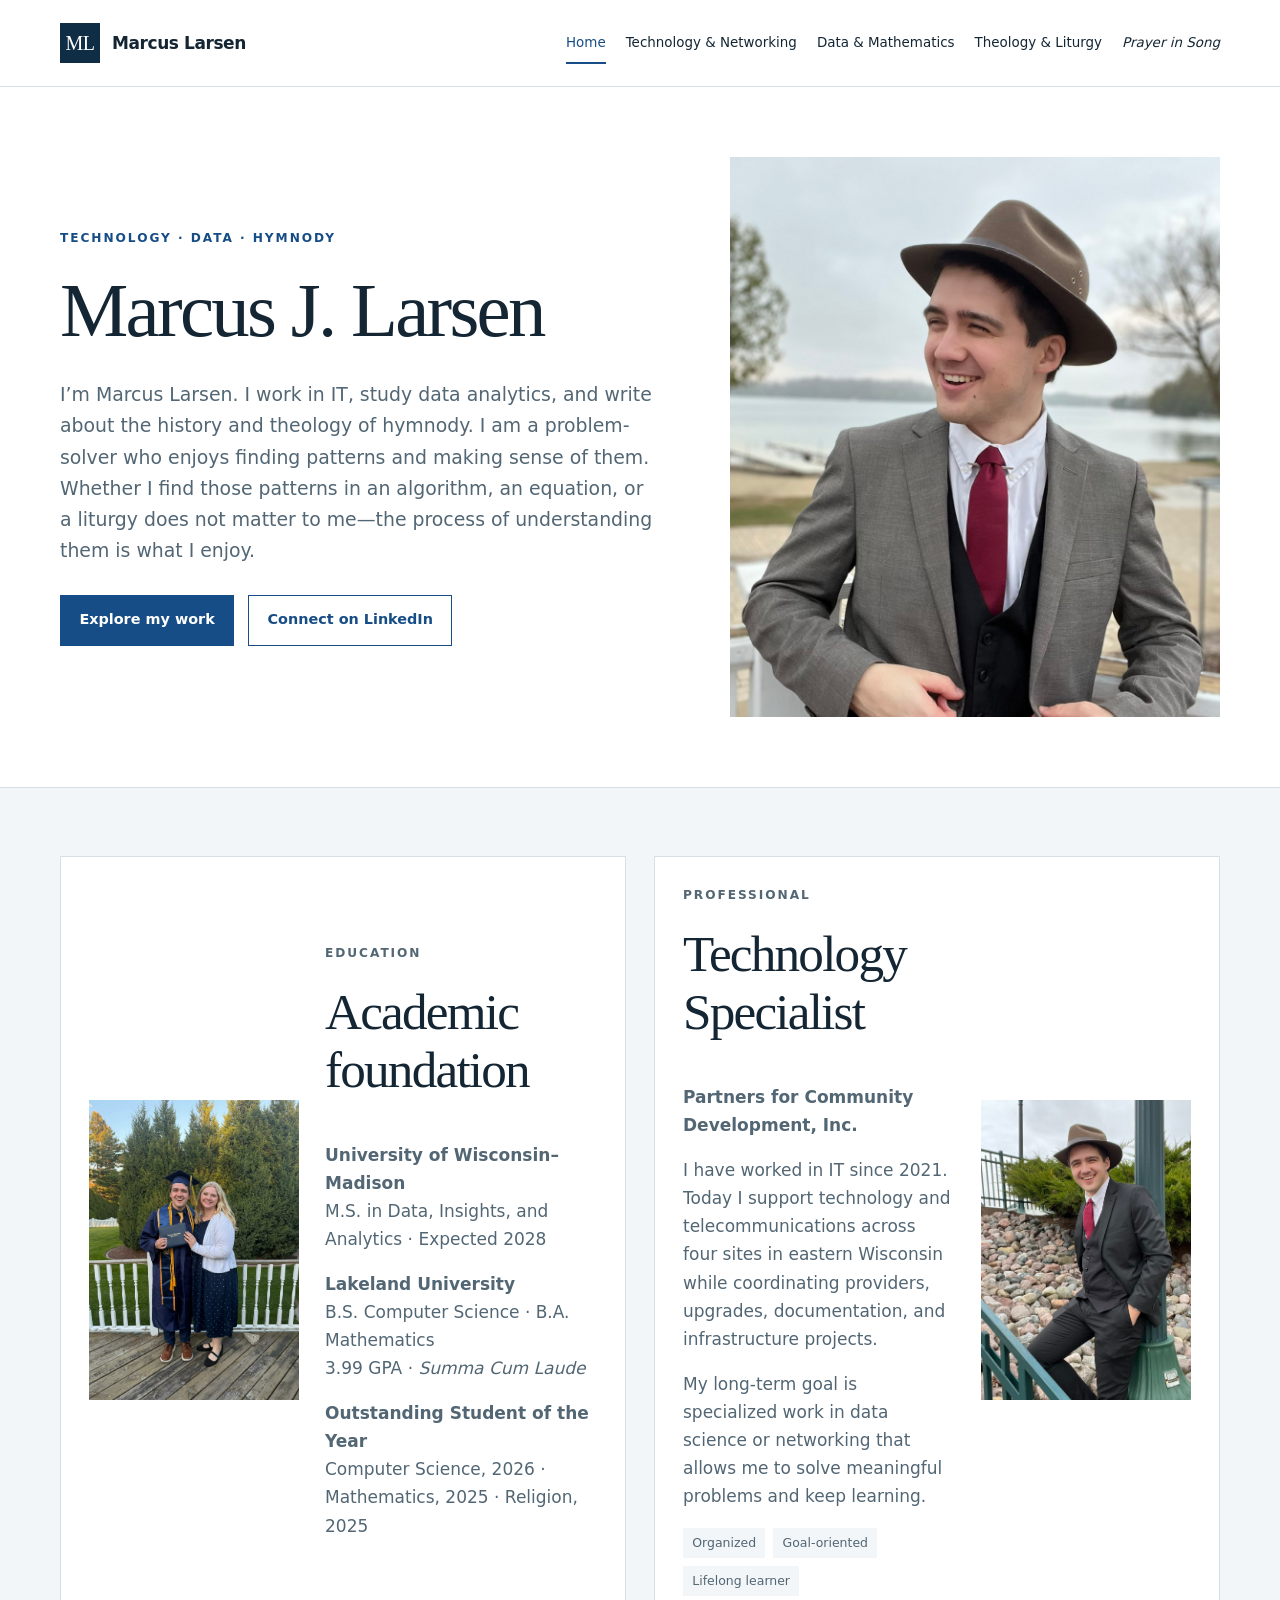
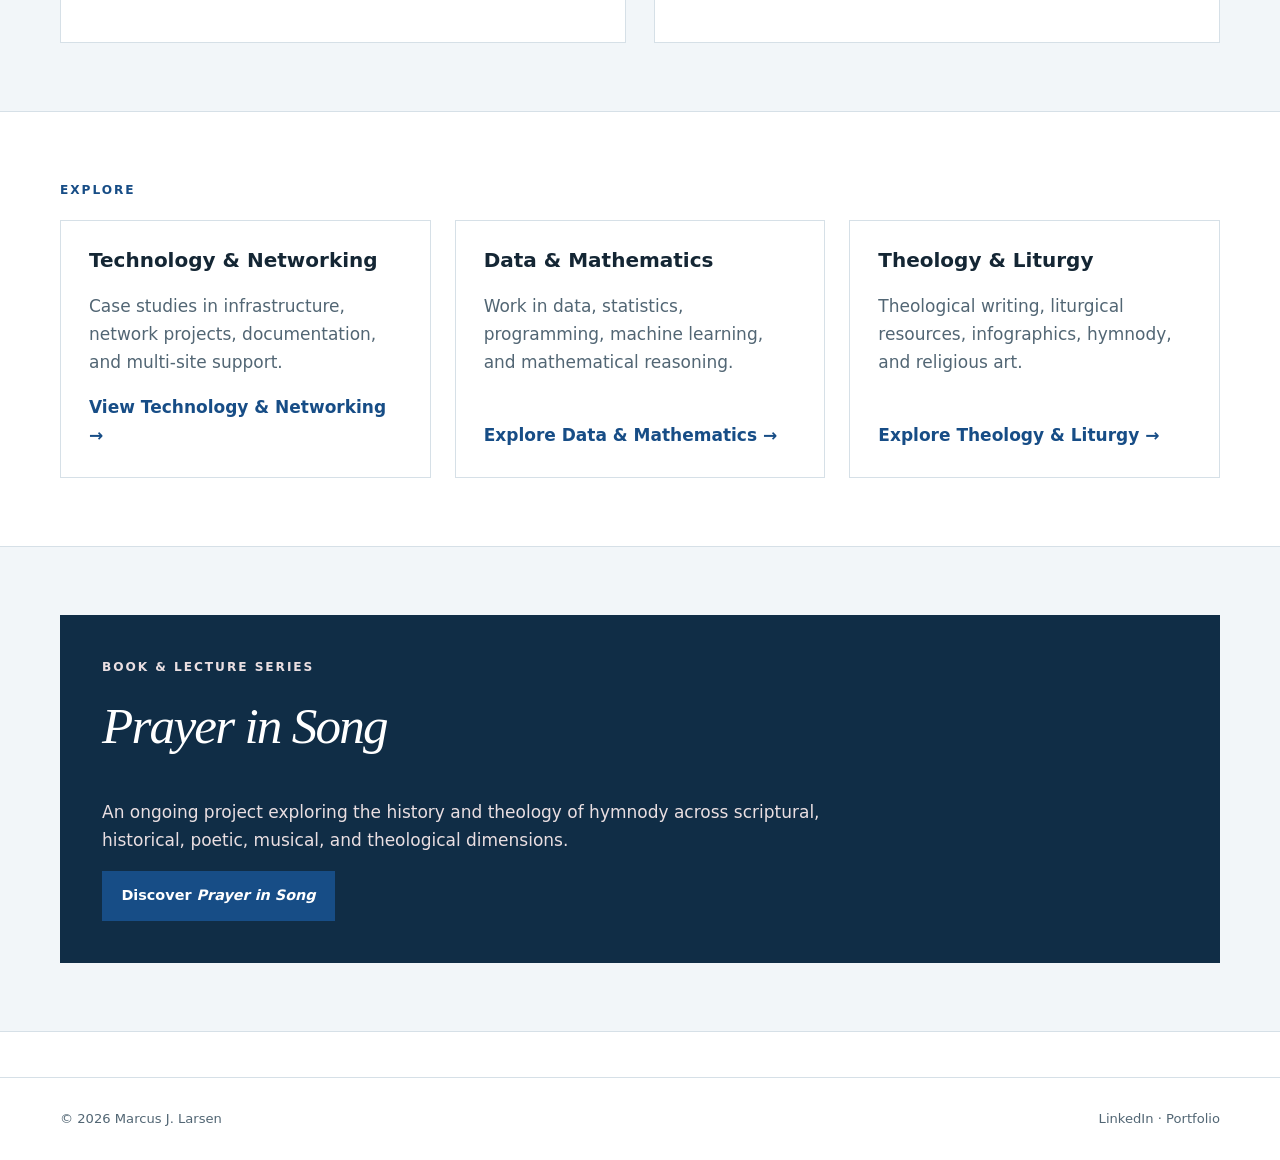
<file: index.html>
<!doctype html><html lang="en"><head><meta charset="utf-8"><meta name="viewport" content="width=device-width,initial-scale=1"><title>Marcus J. Larsen | Technology, Data & Hymnody</title><meta name="description" content="The portfolio of Marcus J. Larsen: technology, networking, data, mathematics, theology, liturgy, and hymnody."><meta name="theme-color" content="#102d46"><link rel="stylesheet" href="style.css"><link rel="icon" href="favicon.svg" type="image/svg+xml"><script src="infographics-data.js" defer></script><script src="hymnody-data.js" defer></script><script src="liturgical-resources-data.js" defer></script><script src="writings-data.js" defer></script><script src="religious-art-data.js" defer></script><script src="hymn-of-the-day-data.js" defer></script><script src="app.js" defer></script><script src="hymn-of-the-day-archive.js" defer></script></head><body></body></html>
</file>
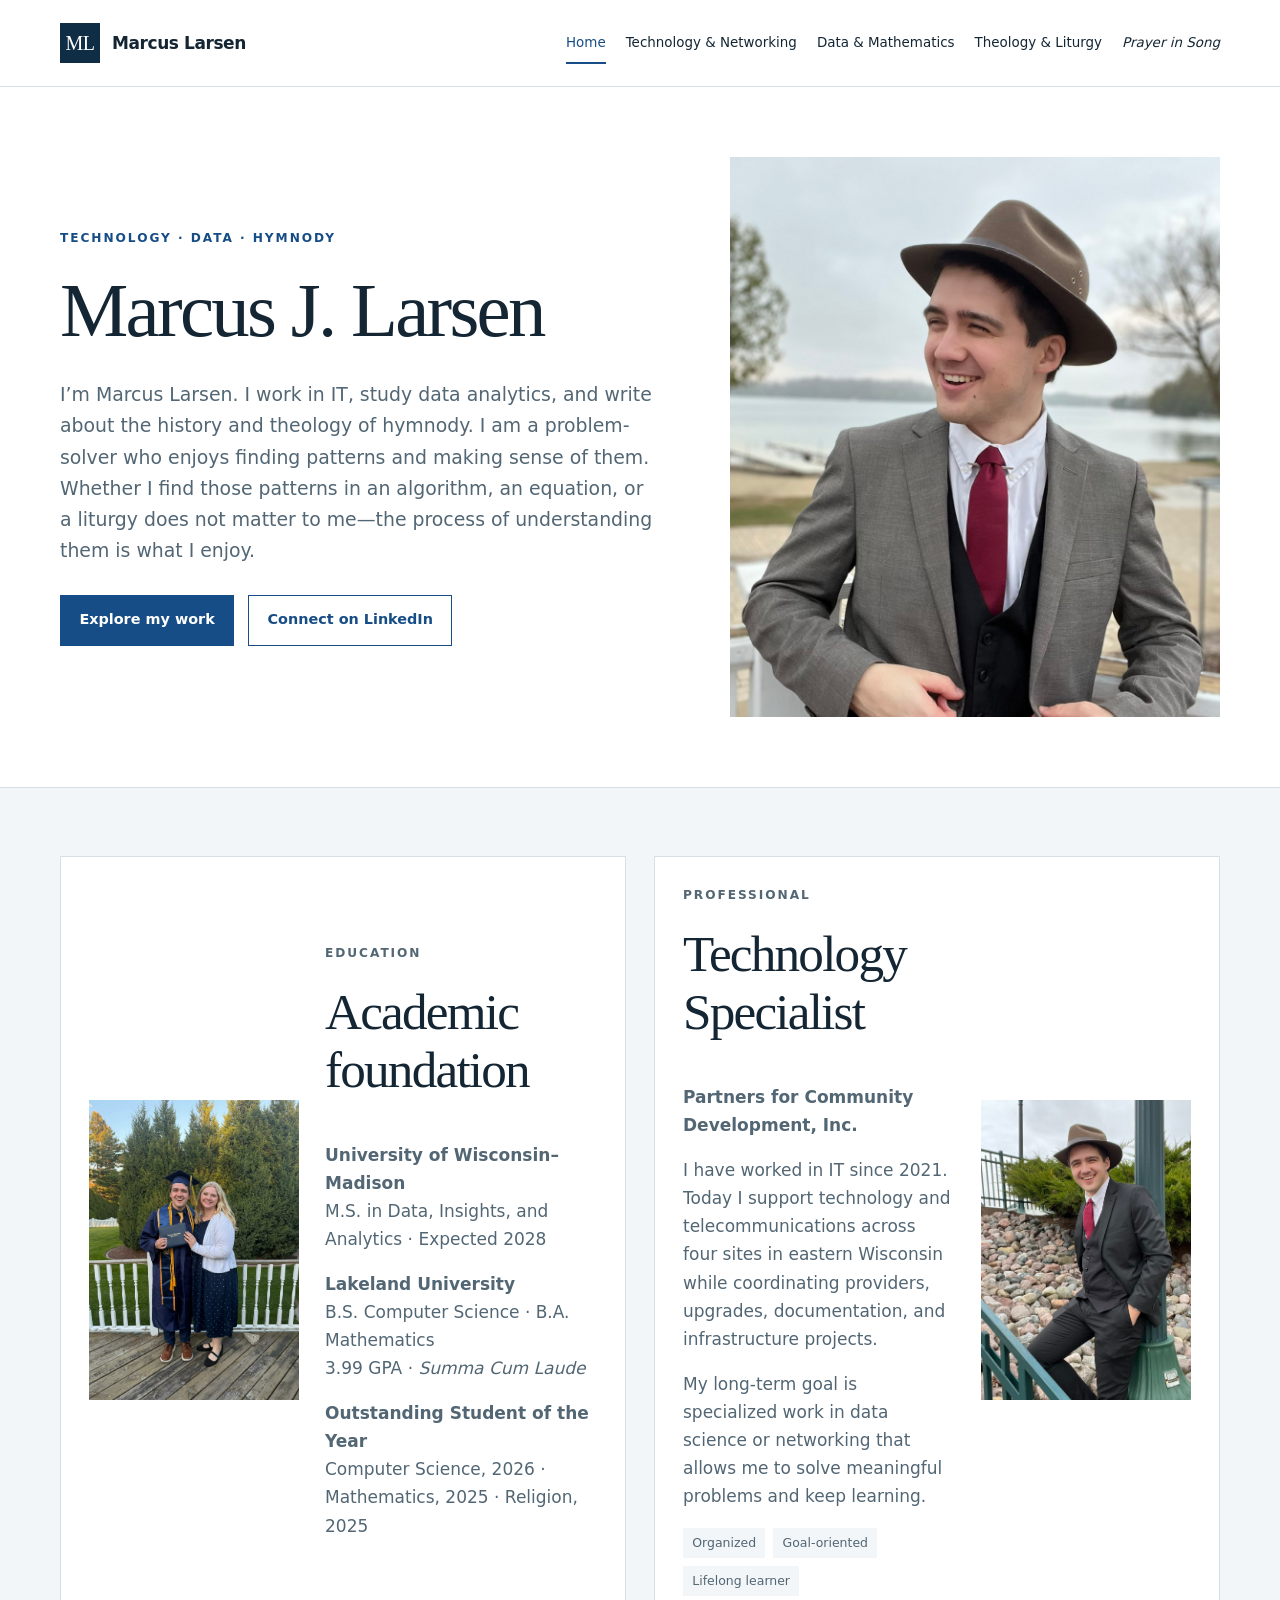
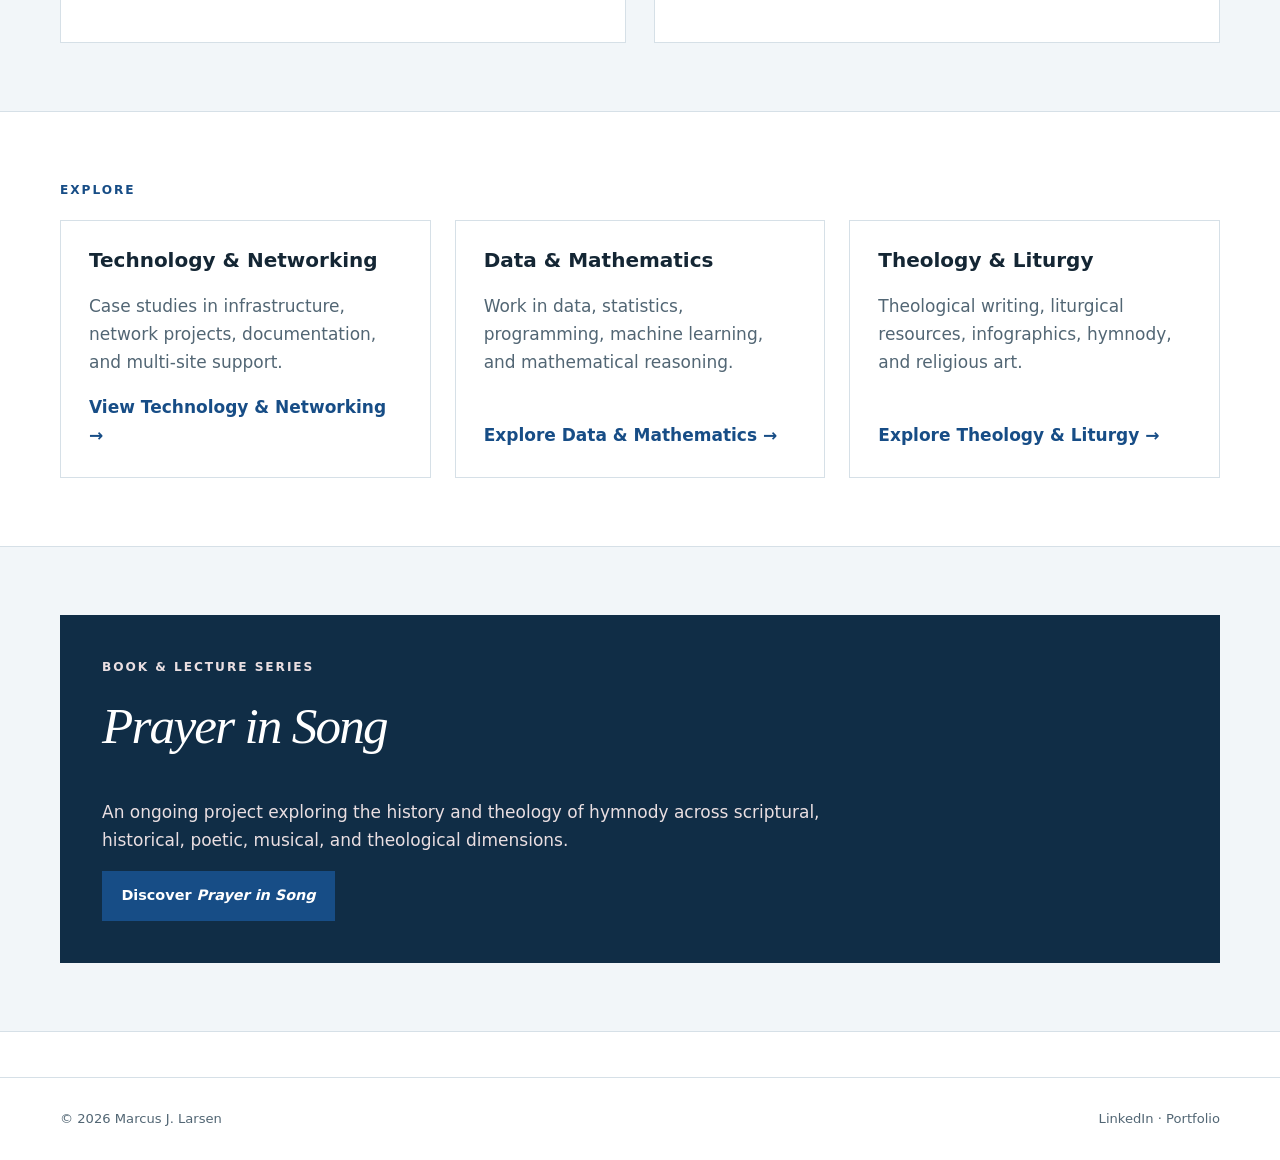
<file: about.html>
<!doctype html><html lang="en"><head><meta charset="utf-8"><meta http-equiv="refresh" content="0;url=index.html"><link rel="canonical" href="index.html"><title>Marcus J. Larsen</title></head><body><p><a href="index.html">Continue to the home page</a>.</p></body></html>
</file>
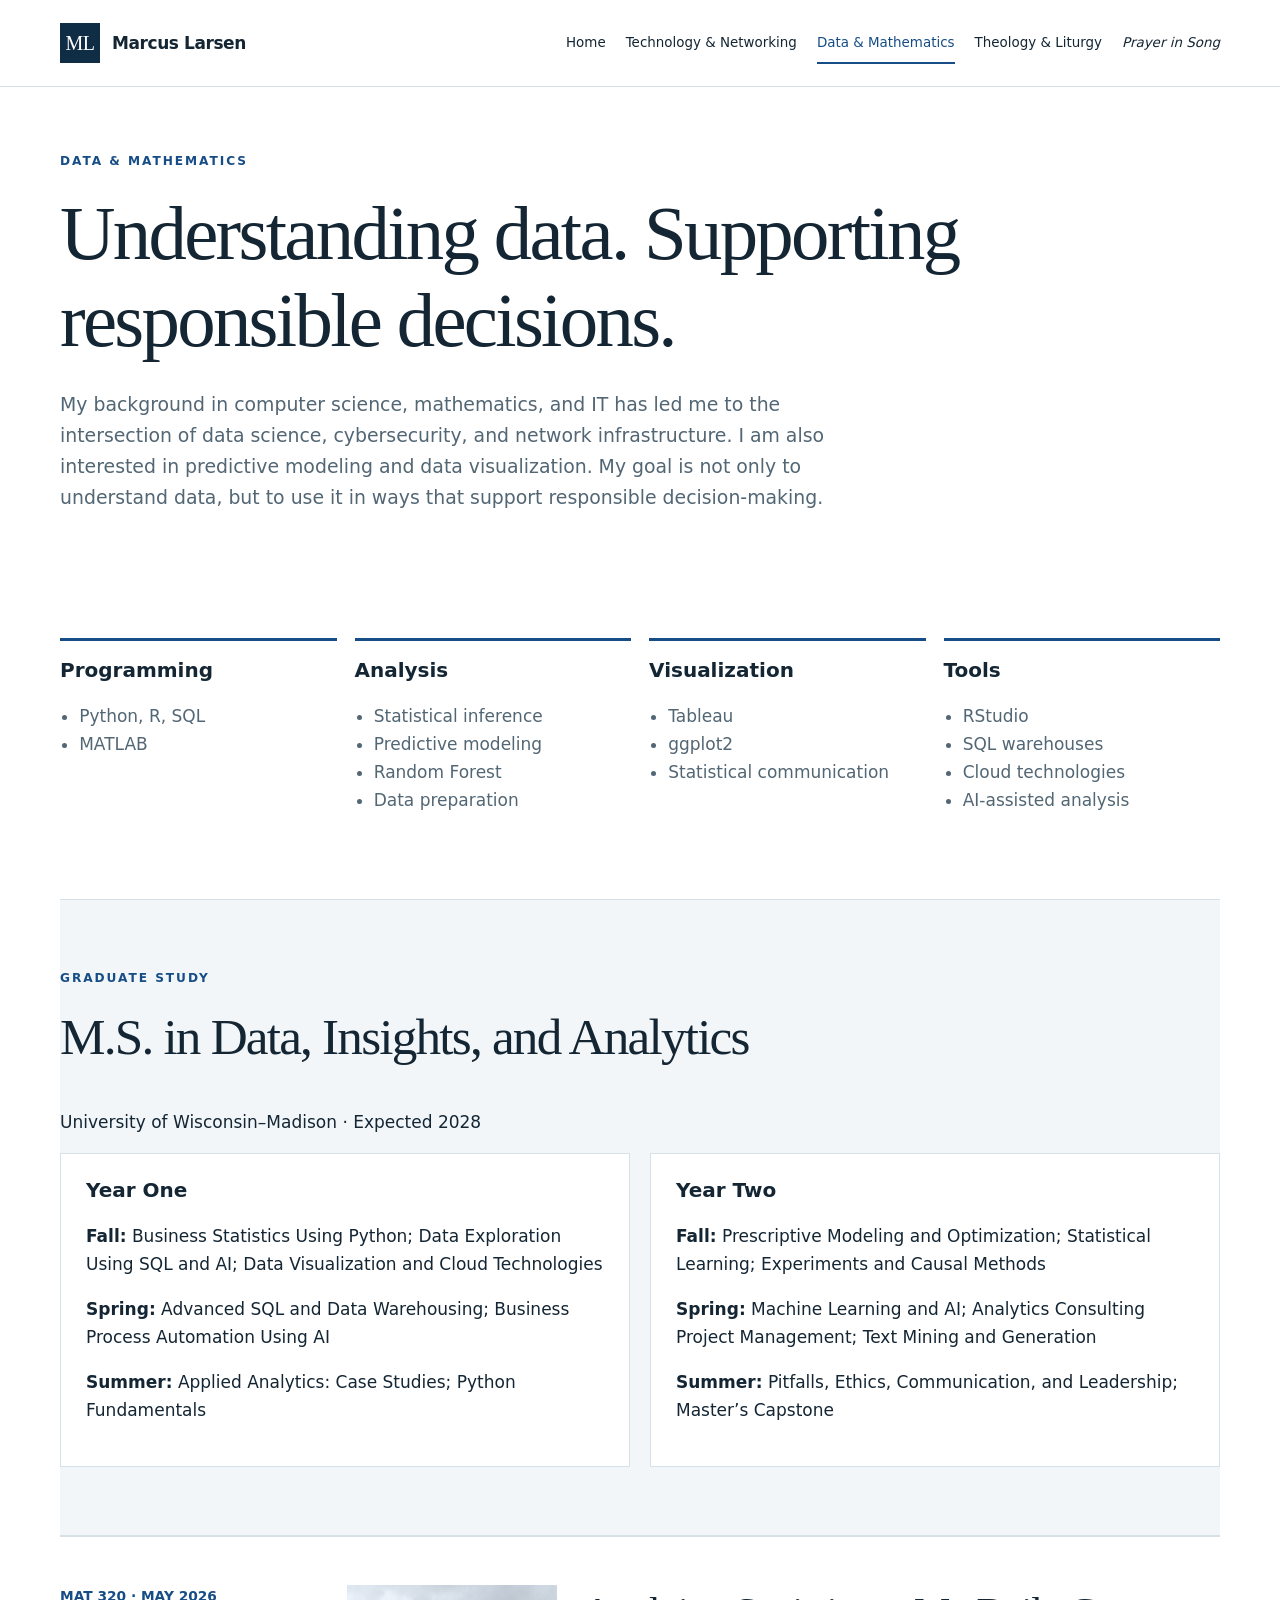
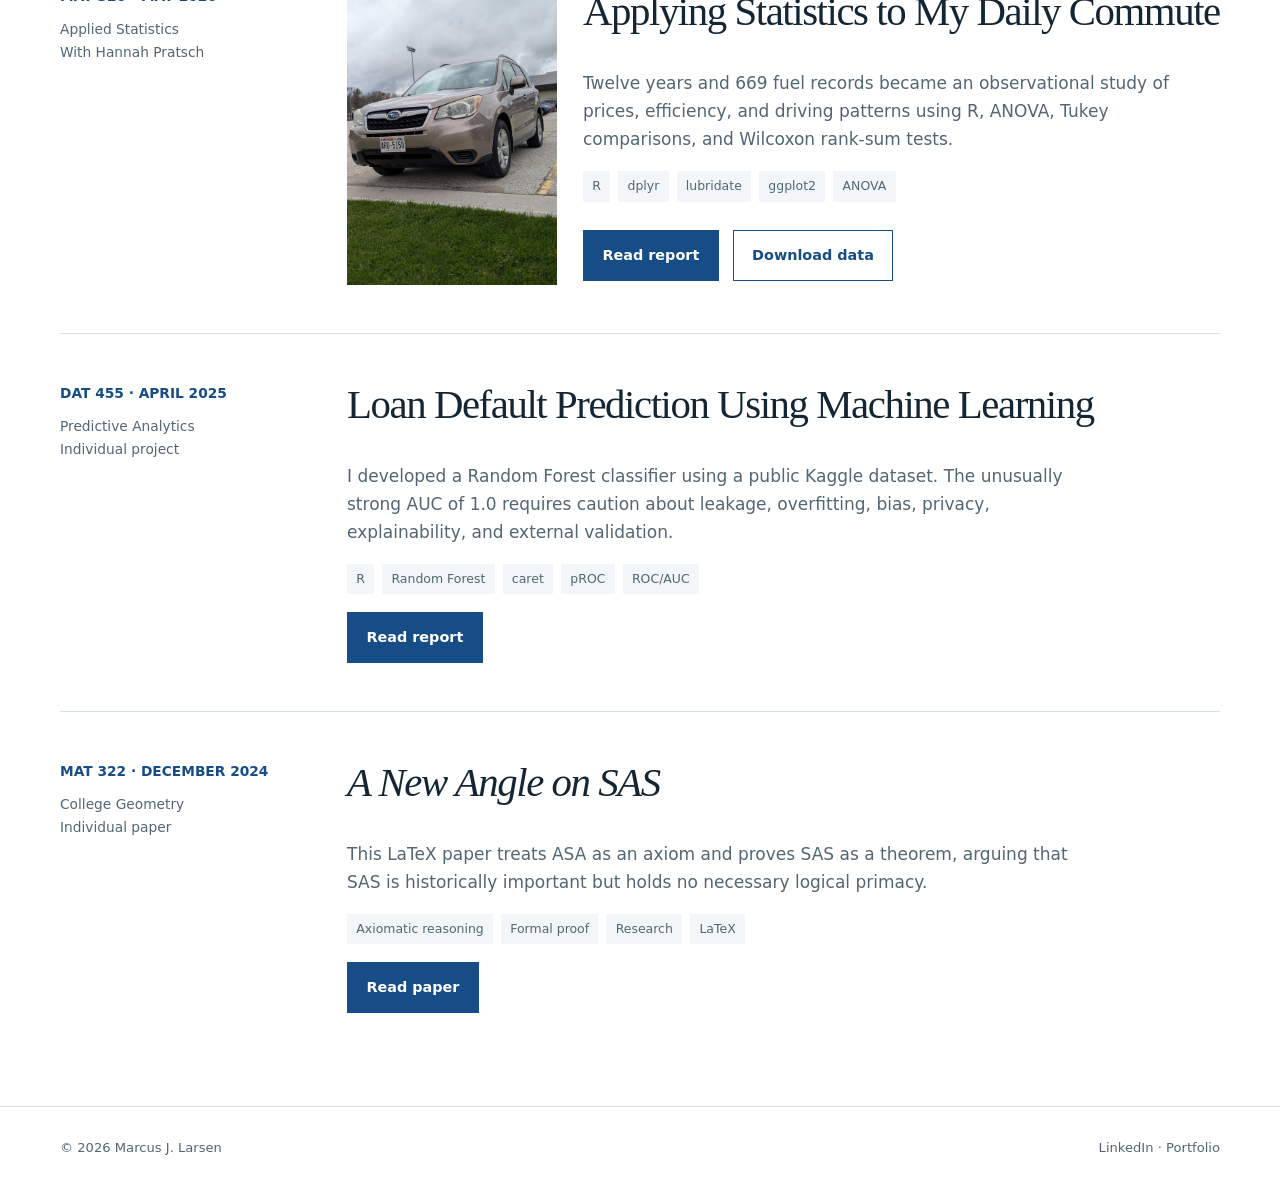
<file: data-mathematics.html>
<!doctype html><html lang="en"><head><meta charset="utf-8"><meta name="viewport" content="width=device-width,initial-scale=1"><title>Marcus J. Larsen | Technology, Data & Hymnody</title><meta name="description" content="The portfolio of Marcus J. Larsen: technology, networking, data, mathematics, theology, liturgy, and hymnody."><meta name="theme-color" content="#102d46"><link rel="stylesheet" href="style.css"><link rel="icon" href="favicon.svg" type="image/svg+xml"><script src="infographics-data.js" defer></script><script src="hymnody-data.js" defer></script><script src="liturgical-resources-data.js" defer></script><script src="writings-data.js" defer></script><script src="religious-art-data.js" defer></script><script src="hymn-of-the-day-data.js" defer></script><script src="app.js" defer></script></head><body></body></html>
</file>
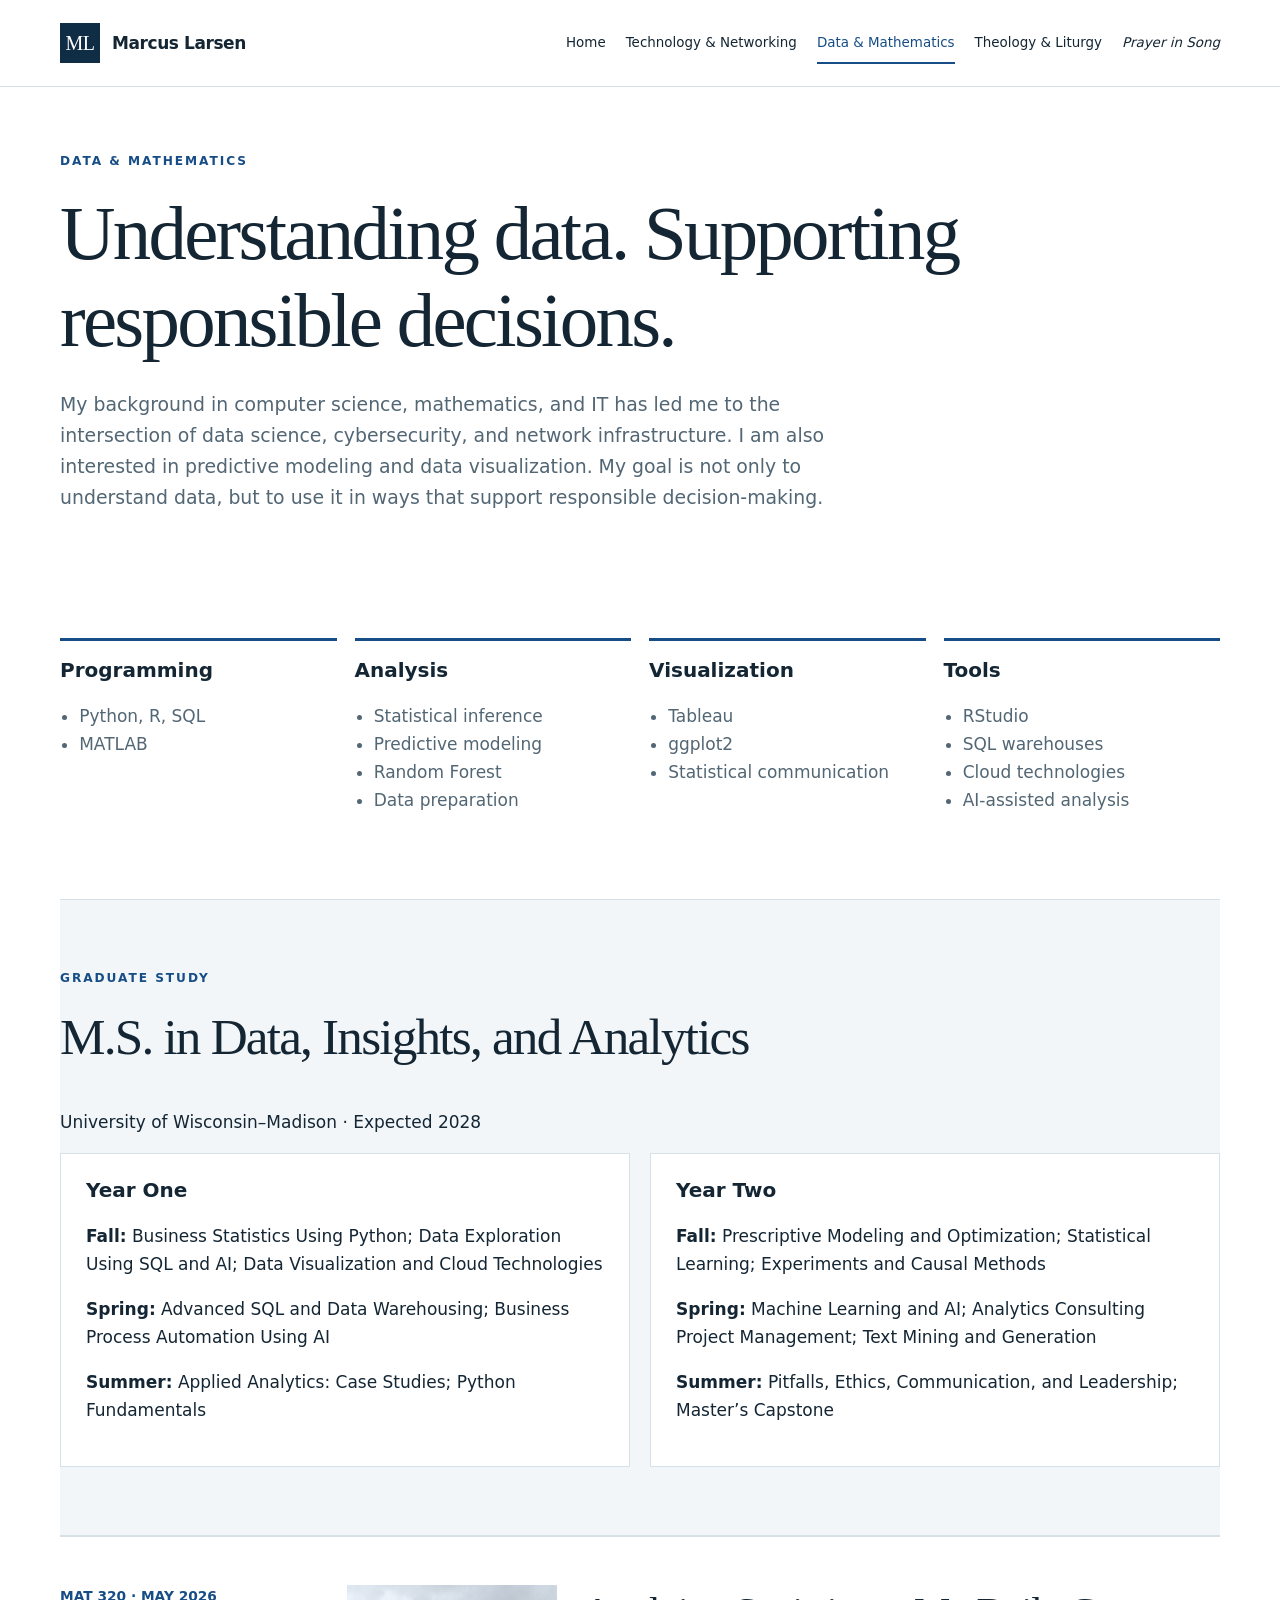
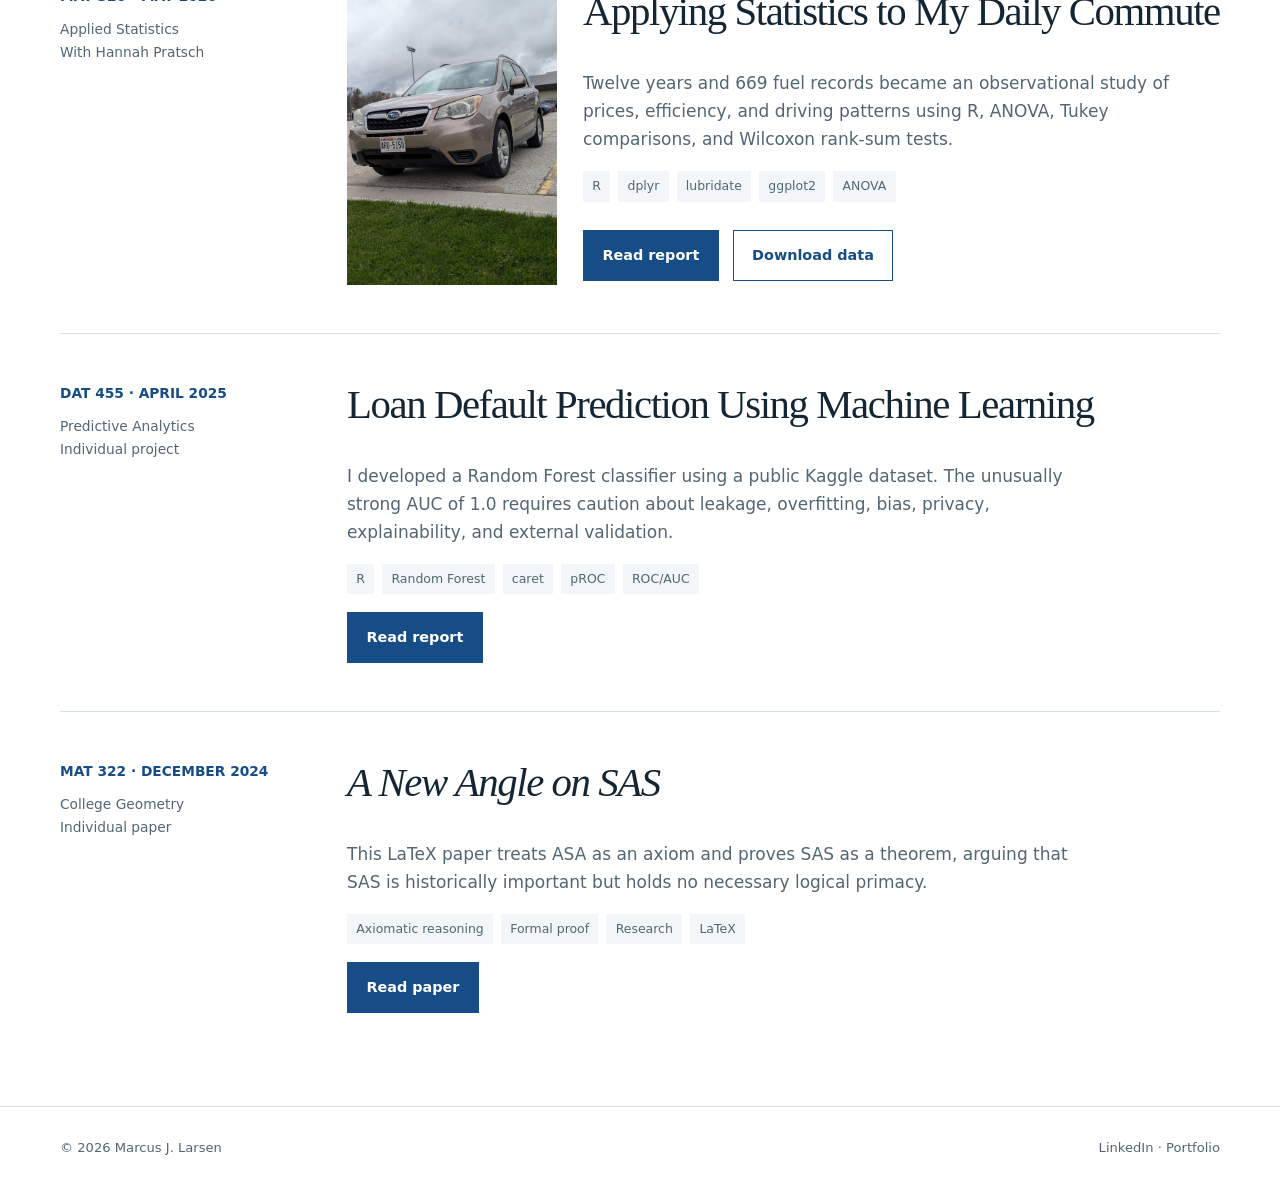
<file: data.html>
<!doctype html><html lang="en"><head><meta charset="utf-8"><meta http-equiv="refresh" content="0;url=data-mathematics.html"><link rel="canonical" href="data-mathematics.html"><title>Data & Mathematics | Marcus J. Larsen</title></head><body><p><a href="data-mathematics.html">Continue to Data & Mathematics</a>.</p></body></html>
</file>
<file: style.css>
:root{--ink:#142634;--muted:#526674;--blue:#174d86;--navy:#102d46;--line:#d6e0e7;--wash:#f2f6f9;--paper:#fff;--burgundy:#72263a;--wine:#4b1828;--parchment:#fbf7ef}
*{box-sizing:border-box}
html{scroll-behavior:smooth}
body{margin:0;background:var(--paper);color:var(--ink);font:17px/1.65 system-ui,-apple-system,BlinkMacSystemFont,"Segoe UI",sans-serif}
body.religious{background:var(--parchment);--accent:var(--burgundy);--accent-dark:var(--wine);--soft:#f2e9dc;--line:#dfd1c1}
body:not(.religious){--accent:var(--blue);--accent-dark:var(--navy);--soft:var(--wash)}
a{color:inherit;text-underline-offset:4px}
a:hover{color:var(--accent)}
a:focus-visible,button:focus-visible{outline:3px solid var(--accent);outline-offset:4px}
.skip{position:absolute;top:-80px;left:1rem;background:#fff;padding:.6rem 1rem;z-index:20}
.skip:focus{top:1rem}
.wrap{width:min(1160px,calc(100% - 64px));margin:auto}
.header{border-bottom:1px solid var(--line);background:rgba(255,255,255,.94);position:sticky;top:0;z-index:10;backdrop-filter:blur(12px)}
.religious .header{background:rgba(251,247,239,.94)}
.nav{min-height:86px;display:flex;align-items:center;justify-content:space-between;gap:24px}
.brand{display:flex;align-items:center;text-decoration:none;font-weight:800;letter-spacing:-.025em;white-space:nowrap}
.brand-mark{display:grid;place-items:center;width:40px;height:40px;margin-right:12px;background:var(--accent-dark);color:#fff;font:20px Georgia,serif}
.navlinks{display:flex;align-items:center;gap:20px}
.navlinks a{text-decoration:none;font-size:.84rem;padding:.5rem 0}
.navlinks a[aria-current=page]{color:var(--accent);box-shadow:0 2px var(--accent)}
.menu-button{display:none;border:1px solid var(--line);background:transparent;padding:.55rem .8rem;font:inherit;color:inherit}
h1,h2,h3,p{margin-top:0}
h1,h2,h3{line-height:1.13}
h1,h2{font-family:Georgia,serif;font-weight:400;letter-spacing:-.035em}
h1{font-size:clamp(3rem,6vw,5.6rem);margin-bottom:1.5rem}
h2{font-size:clamp(2rem,4vw,3.2rem)}
h3{font-size:1.25rem}
p{max-width:69ch}
.eyebrow{font-size:.76rem;font-weight:750;letter-spacing:.16em;text-transform:uppercase;color:var(--accent);margin-bottom:1.25rem}
.lead{font-size:1.18rem;color:var(--muted)}
.hero{display:grid;grid-template-columns:1.1fr .9fr;gap:72px;align-items:center;padding:70px 0}
.hero-photo{width:100%;height:560px;object-fit:cover}
.hero-actions,.downloads{display:flex;gap:14px;flex-wrap:wrap;margin-top:1.8rem}
.button{display:inline-block;background:var(--accent);color:#fff;text-decoration:none;font-weight:700;font-size:.9rem;padding:.78rem 1.15rem;border:1px solid var(--accent)}
.button:hover{background:var(--accent-dark);color:#fff}
.button.secondary{background:transparent;color:var(--accent)}
.section{padding:68px 0}
.soft{background:var(--soft);border-block:1px solid var(--line)}
.pagehead{padding:64px 0 38px;max-width:900px}
.pagehead h1{font-size:clamp(3rem,6vw,5rem)}
.grid2{display:grid;grid-template-columns:repeat(2,1fr);gap:28px}
.grid3{display:grid;grid-template-columns:repeat(3,1fr);gap:24px}
.grid4{display:grid;grid-template-columns:repeat(4,1fr);gap:18px}
.card{background:#fff;border:1px solid var(--line);padding:28px}
.religious .card{background:#fffaf2}
.card p,.muted{color:var(--muted)}
.image-card{display:grid;grid-template-columns:210px 1fr;gap:26px;align-items:center}
.image-card img{width:100%;height:300px;object-fit:cover}
.image-card.reverse{grid-template-columns:1fr 210px}
.project{display:grid;grid-template-columns:235px 1fr;gap:52px;padding:48px 0;border-top:1px solid var(--line)}
.project-meta{font-size:.86rem;color:var(--muted)}
.project-meta strong{display:block;color:var(--accent);margin-bottom:10px}
.project h2{font-size:2.55rem}
.project-body p{color:var(--muted)}
.tags{display:flex;flex-wrap:wrap;gap:8px;margin:18px 0}
.tag{background:var(--soft);color:var(--muted);font-size:.78rem;padding:.3rem .58rem}
.skill-groups{display:grid;grid-template-columns:repeat(4,1fr);gap:18px}
.skill-group{border-top:3px solid var(--accent);padding-top:18px}
.skill-group ul{padding-left:1.2rem;color:var(--muted)}
.course-grid{display:grid;grid-template-columns:repeat(2,1fr);gap:20px}
.course-year{border:1px solid var(--line);padding:25px;background:#fff}
.course-term{margin-top:1.2rem}
.course-term strong{color:var(--accent)}
.course-term ul{padding-left:1.15rem;color:var(--muted)}
.preview-card{display:flex;flex-direction:column}
.preview-card a{margin-top:auto;font-weight:700;text-decoration:none;color:var(--accent)}
.feature{background:var(--accent-dark);color:#fff;padding:42px}
.feature p{color:#eadfe2}
.feature a{color:#fff}
.chapters{columns:2;column-gap:40px;counter-reset:chapter;list-style:none;padding:0}
.chapters li{break-inside:avoid;border-bottom:1px solid var(--line);padding:.75rem 0}
.chapters li:before{counter-increment:chapter;content:counter(chapter,decimal-leading-zero) "  ";color:var(--accent);font-weight:800;margin-right:.5rem}
.presentation{width:100%;max-height:520px;object-fit:cover}
.voice{border-top:4px solid var(--accent)}
.voice .direction{font:italic 1rem Georgia,serif;color:var(--accent)}
.subnav{display:flex;gap:12px;flex-wrap:wrap;margin:0 0 38px}
.subnav a{text-decoration:none;border:1px solid var(--line);padding:.45rem .75rem;background:#fff}
.file-list{display:grid;gap:14px}
.file-item{border:1px solid var(--line);padding:20px;background:#fff}
.file-item a{font-weight:700;color:var(--accent)}
.footer{border-top:1px solid var(--line);padding:30px 0;margin-top:45px}
.footer-inner{display:flex;justify-content:space-between;gap:25px;font-size:.82rem;color:var(--muted)}
.footer a{text-decoration:none}
.note{border-left:3px solid var(--accent);background:var(--soft);padding:18px 22px;color:var(--muted)}
@media(max-width:980px){.nav{align-items:flex-start;padding:18px 0;flex-wrap:wrap}
.menu-button{display:block}
.navlinks{display:none;width:100%;flex-direction:column;align-items:flex-start;gap:4px;padding-bottom:12px}
.navlinks.open{display:flex}
.hero{grid-template-columns:1fr;gap:35px}
.hero-photo{height:min(70vh,560px)}
.grid4,.skill-groups{grid-template-columns:repeat(2,1fr)}
.grid3{grid-template-columns:1fr}
.image-card,.image-card.reverse{grid-template-columns:170px 1fr}
.image-card.reverse img{order:-1}
}
@media(max-width:700px){.wrap{width:calc(100% - 36px)}
.section{padding:48px 0}
.grid2,.course-grid,.skill-groups,.grid4{grid-template-columns:1fr}
.project{grid-template-columns:1fr;gap:12px}
.image-card,.image-card.reverse{grid-template-columns:1fr}
.image-card img{height:360px}
.chapters{columns:1}
.footer-inner{flex-direction:column;gap:8px}
.hero{padding:42px 0}
.hero-photo{height:420px}
h1{font-size:3rem}
}
.art-controls{display:grid;grid-template-columns:minmax(280px,2fr) 1fr 1fr auto;gap:14px;align-items:end;padding:25px;background:#fff;border:1px solid var(--line)}
.art-controls label{display:block;font-size:.78rem;font-weight:750;letter-spacing:.05em;text-transform:uppercase;color:var(--muted);margin-bottom:6px}
.art-controls input,.art-controls select{width:100%;min-height:44px;border:1px solid var(--line);background:#fff;color:var(--ink);padding:.55rem .7rem;font:inherit;font-size:.9rem}
.art-controls .button{min-height:44px}
.art-results{padding:28px 0 8px;color:var(--muted)}
.art-gallery{display:grid;grid-template-columns:repeat(3,1fr);gap:24px;padding-bottom:68px}
.art-card{background:#fffaf2;border:1px solid var(--line)}
.art-image-button{display:flex;width:100%;height:420px;padding:14px;border:0;background:#e9dfd0;cursor:zoom-in;align-items:center;justify-content:center}
.art-image-button img{display:block;max-width:100%;max-height:100%;width:auto;height:auto;object-fit:contain}
.art-card-body{padding:22px}
.art-card-body h2{font-size:1.65rem}
.art-card-body .eyebrow{margin-bottom:10px}
dialog{width:min(1000px,calc(100% - 32px));max-height:92vh;border:0;padding:18px;background:var(--parchment);color:var(--ink);box-shadow:0 24px 80px #0008}
dialog::backdrop{background:#12070cbf}
dialog img{display:block;max-width:100%;max-height:70vh;margin:auto;object-fit:contain}
.dialog-close{display:block;margin-left:auto;border:0;background:transparent;color:var(--ink);font-size:2rem;line-height:1;cursor:pointer}
.collection-controls{margin-top:8px;padding:24px;background:#fff;border:1px solid var(--line)}
.collection-controls label,.hymn-date-panel label{display:block;margin-bottom:7px;font-size:.78rem;font-weight:750;letter-spacing:.05em;text-transform:uppercase;color:var(--muted)}
.collection-controls input,.hymn-date-panel input{width:100%;min-height:46px;border:1px solid var(--line);background:#fff;color:var(--ink);padding:.6rem .75rem;font:inherit}
.collection-count{padding:26px 0 8px;color:var(--muted)}
.collection-list{display:grid;gap:16px;padding-bottom:68px}
.resource-item{display:grid;grid-template-columns:minmax(0,1fr) auto;gap:28px;align-items:center;padding:25px 28px;background:#fffaf2;border:1px solid var(--line)}
.resource-item h2{font-size:1.55rem;margin-bottom:7px}
.resource-item p{margin-bottom:12px}
.resource-item .button{white-space:nowrap}
.infographic-grid{display:grid;grid-template-columns:repeat(3,1fr);gap:24px;padding-bottom:68px}
.infographic-card{overflow:hidden;background:#fffaf2;border:1px solid var(--line)}
.infographic-preview{display:flex;aspect-ratio:4/3;align-items:center;justify-content:center;padding:12px;background:#e9dfd0;color:var(--muted);text-align:center}
.infographic-preview img{display:block;width:100%;height:100%;object-fit:contain}
.infographic-body{padding:22px}
.infographic-body h2{font-size:1.55rem}
.hymn-date-panel{display:grid;grid-template-columns:minmax(240px,420px) auto;gap:14px;align-items:end;padding:25px;background:#fff;border:1px solid var(--line)}
.hymn-date-panel .button{min-height:46px}
.hymn-day-section{padding-bottom:26px}
.hymn-day-section>.eyebrow{margin-bottom:18px}
.hymn-entry{padding:30px;background:#fffaf2;border:1px solid var(--line)}
.hymn-entry+.hymn-entry{margin-top:18px}
.hymn-entry h2{font-size:2rem}
.hymn-credit{color:var(--muted);font-style:italic}
.hymn-text{margin:24px 0;padding:24px;border-left:3px solid var(--accent);background:#fff;white-space:pre-line;line-height:1.85}
.hymn-reflection{white-space:pre-line}
.hymn-reflection h3{margin-bottom:8px}
.hymn-entry details{margin-top:18px}
.hymn-entry summary{cursor:pointer;font-weight:750;color:var(--accent)}
.hymn-archive{padding:42px 0 68px;border-top:1px solid var(--line)}
.hymn-archive>.collection-controls{margin-top:24px}
@media(max-width:1100px){.art-controls{grid-template-columns:2fr 1fr 1fr}.art-controls .button{grid-column:1/-1}.art-gallery{grid-template-columns:repeat(2,1fr)}
.infographic-grid{grid-template-columns:repeat(2,1fr)}
}
@media(max-width:700px){.art-controls{grid-template-columns:1fr}.art-controls .button{grid-column:auto}.art-gallery{grid-template-columns:1fr}.art-image-button{height:460px}
.resource-item{grid-template-columns:1fr}.resource-item .button{justify-self:start}.infographic-grid{grid-template-columns:1fr}.hymn-date-panel{grid-template-columns:1fr}
}
@media(prefers-reduced-motion:reduce){html{scroll-behavior:auto}
}
</file>
